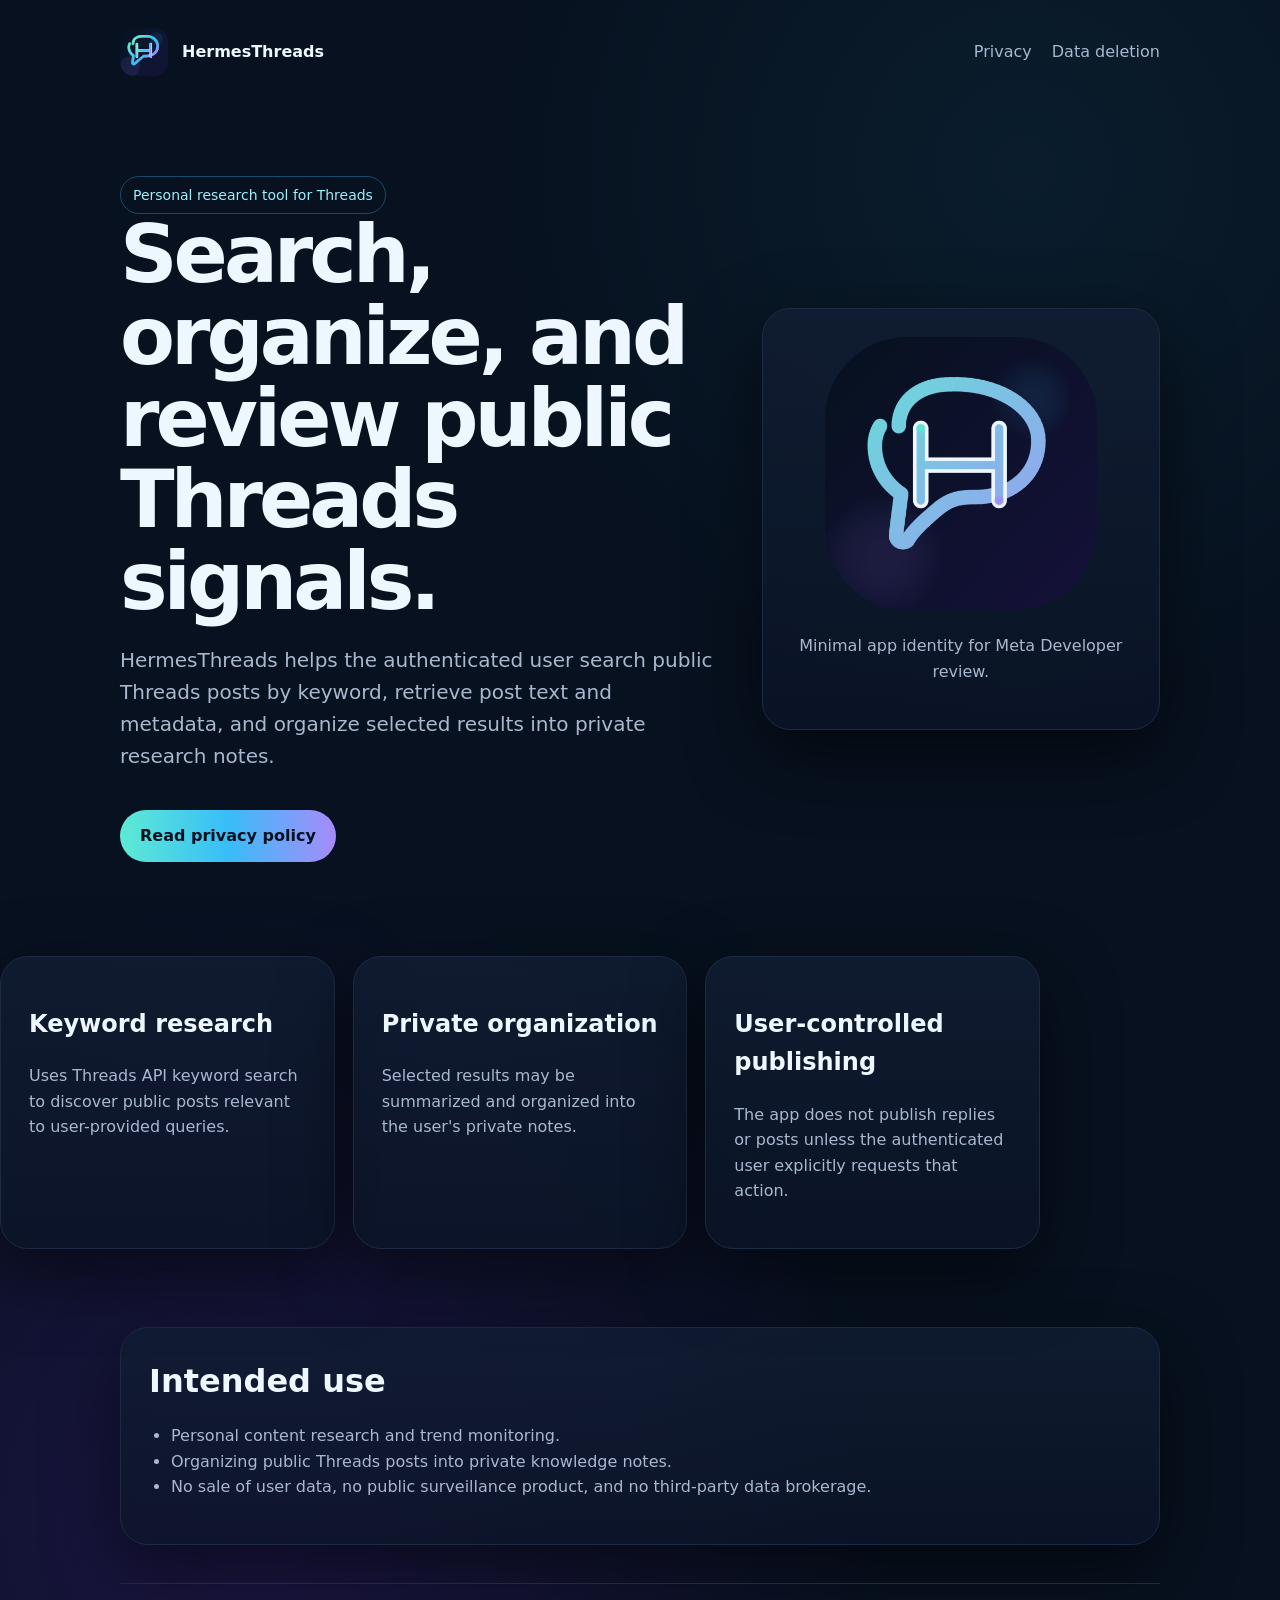
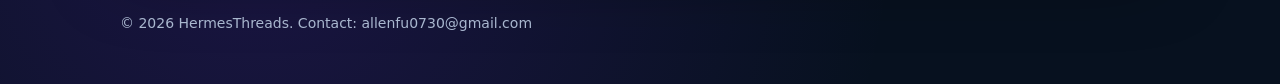
<file: index.html>
<!doctype html><html lang="en"><head><meta charset="utf-8"><meta name="viewport" content="width=device-width,initial-scale=1"><title>HermesThreads</title><meta name="description" content="Personal Threads content research and organization tool."><link rel="icon" href="assets/logo.svg"><link rel="stylesheet" href="styles.css"></head><body><header class="wrap"><a class="brand" href="index.html" style="color:inherit;text-decoration:none"><img src="assets/logo.svg" alt="HermesThreads logo"><span>HermesThreads</span></a><nav><a href="privacy.html">Privacy</a><a href="data-deletion.html">Data deletion</a></nav></header><main class="wrap hero"><section><span class="pill">Personal research tool for Threads</span><h1>Search, organize, and review public Threads signals.</h1><p class="lead">HermesThreads helps the authenticated user search public Threads posts by keyword, retrieve post text and metadata, and organize selected results into private research notes.</p><a class="btn" href="privacy.html">Read privacy policy</a></section><aside class="card logo-card"><img src="assets/logo-1024.png" alt="HermesThreads app icon"><p class="muted">Minimal app identity for Meta Developer review.</p></aside></main><section class="wrap grid"><div class="card"><h2>Keyword research</h2><p class="muted">Uses Threads API keyword search to discover public posts relevant to user-provided queries.</p></div><div class="card"><h2>Private organization</h2><p class="muted">Selected results may be summarized and organized into the user's private notes.</p></div><div class="card"><h2>User-controlled publishing</h2><p class="muted">The app does not publish replies or posts unless the authenticated user explicitly requests that action.</p></div></section><section class="wrap section"><div class="card"><h2>Intended use</h2><ul class="muted"><li>Personal content research and trend monitoring.</li><li>Organizing public Threads posts into private knowledge notes.</li><li>No sale of user data, no public surveillance product, and no third-party data brokerage.</li></ul></div></section><footer class="wrap footer">© 2026 HermesThreads. Contact: allenfu0730@gmail.com</footer></body></html>
</file>
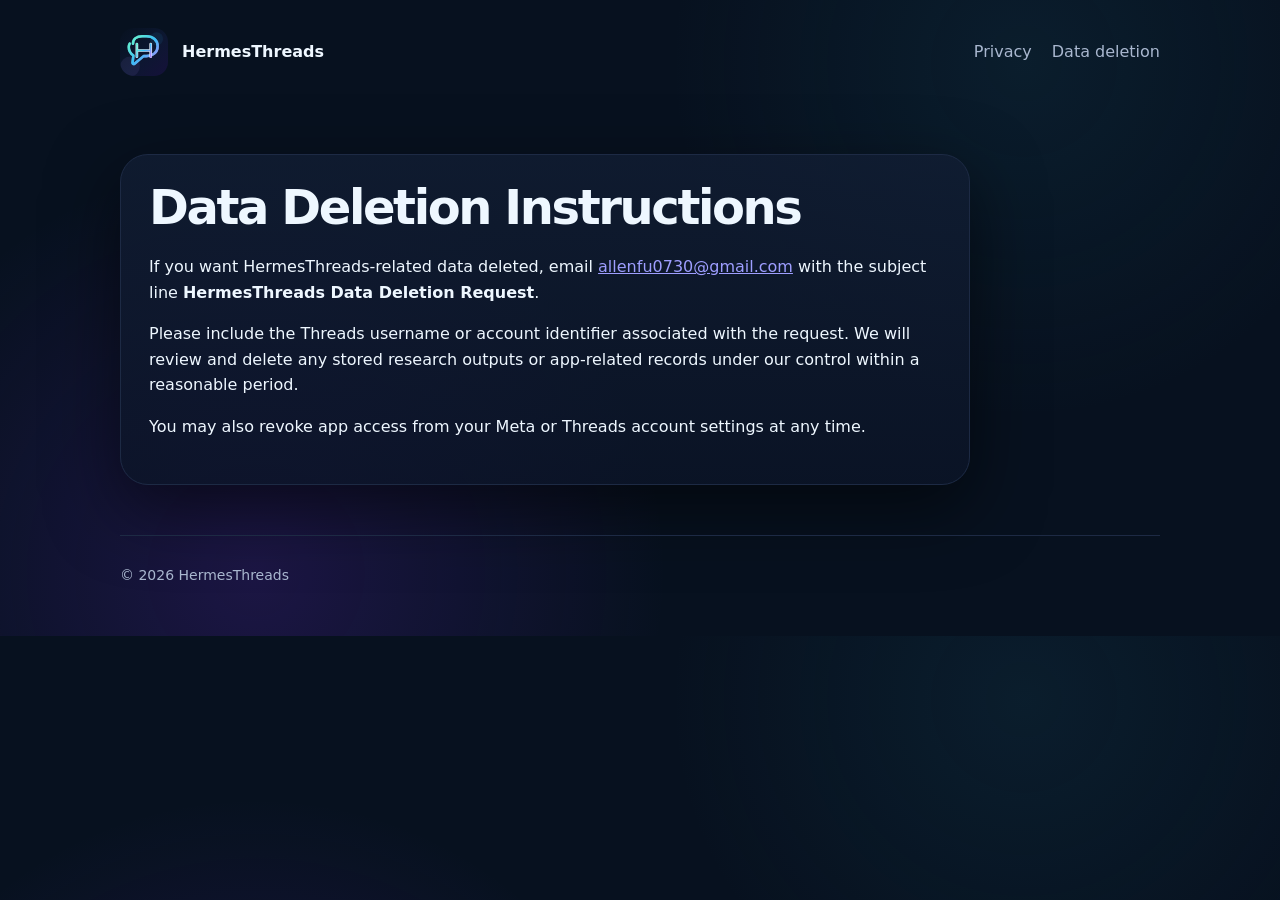
<file: data-deletion.html>
<!doctype html><html lang="en"><head><meta charset="utf-8"><meta name="viewport" content="width=device-width,initial-scale=1"><title>Data Deletion · HermesThreads</title><link rel="icon" href="assets/logo.svg"><link rel="stylesheet" href="styles.css"></head><body><header class="wrap"><a class="brand" href="index.html" style="color:inherit;text-decoration:none"><img src="assets/logo.svg" alt="HermesThreads logo"><span>HermesThreads</span></a><nav><a href="privacy.html">Privacy</a><a href="data-deletion.html">Data deletion</a></nav></header><main class="wrap page"><article class="card"><h1>Data Deletion Instructions</h1><p>If you want HermesThreads-related data deleted, email <a href="mailto:allenfu0730@gmail.com">allenfu0730@gmail.com</a> with the subject line <strong>HermesThreads Data Deletion Request</strong>.</p><p>Please include the Threads username or account identifier associated with the request. We will review and delete any stored research outputs or app-related records under our control within a reasonable period.</p><p>You may also revoke app access from your Meta or Threads account settings at any time.</p></article></main><footer class="wrap footer">© 2026 HermesThreads</footer></body></html>
</file>
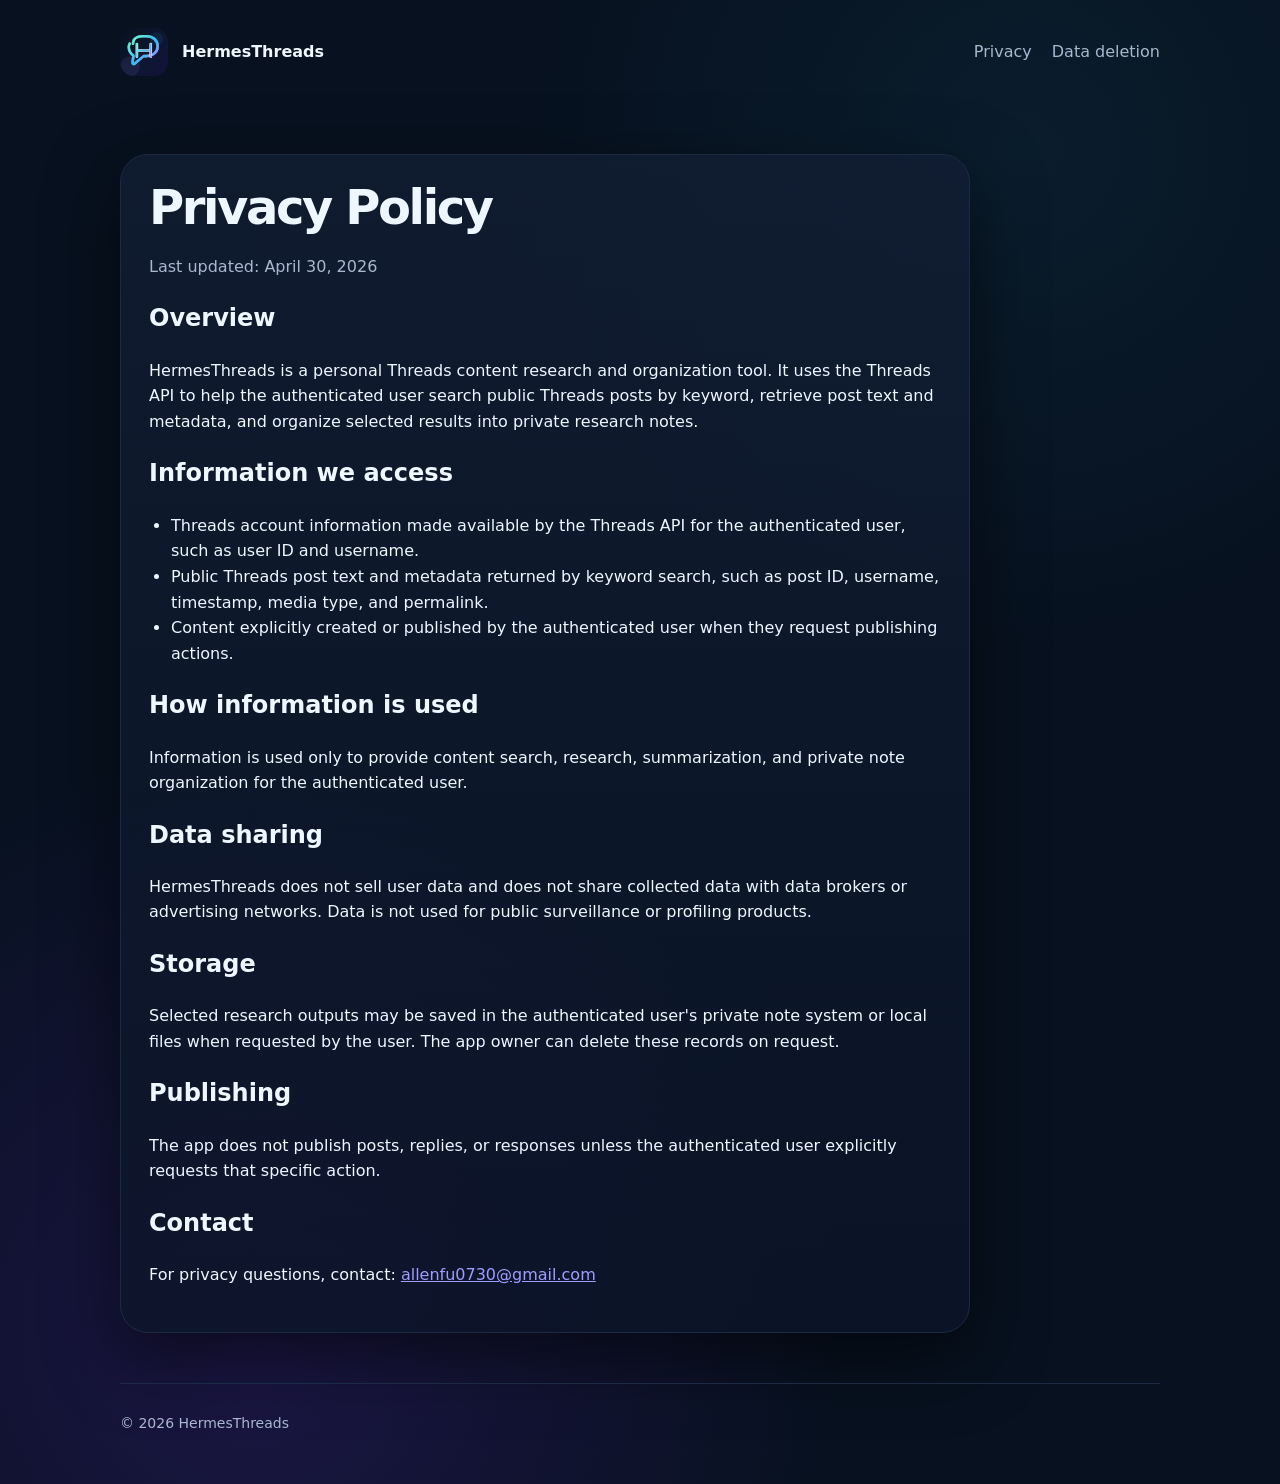
<file: privacy.html>
<!doctype html><html lang="en"><head><meta charset="utf-8"><meta name="viewport" content="width=device-width,initial-scale=1"><title>Privacy Policy · HermesThreads</title><link rel="icon" href="assets/logo.svg"><link rel="stylesheet" href="styles.css"></head><body><header class="wrap"><a class="brand" href="index.html" style="color:inherit;text-decoration:none"><img src="assets/logo.svg" alt="HermesThreads logo"><span>HermesThreads</span></a><nav><a href="privacy.html">Privacy</a><a href="data-deletion.html">Data deletion</a></nav></header><main class="wrap page"><article class="card"><h1>Privacy Policy</h1><p class="muted">Last updated: April 30, 2026</p><h2>Overview</h2><p>HermesThreads is a personal Threads content research and organization tool. It uses the Threads API to help the authenticated user search public Threads posts by keyword, retrieve post text and metadata, and organize selected results into private research notes.</p><h2>Information we access</h2><ul><li>Threads account information made available by the Threads API for the authenticated user, such as user ID and username.</li><li>Public Threads post text and metadata returned by keyword search, such as post ID, username, timestamp, media type, and permalink.</li><li>Content explicitly created or published by the authenticated user when they request publishing actions.</li></ul><h2>How information is used</h2><p>Information is used only to provide content search, research, summarization, and private note organization for the authenticated user.</p><h2>Data sharing</h2><p>HermesThreads does not sell user data and does not share collected data with data brokers or advertising networks. Data is not used for public surveillance or profiling products.</p><h2>Storage</h2><p>Selected research outputs may be saved in the authenticated user's private note system or local files when requested by the user. The app owner can delete these records on request.</p><h2>Publishing</h2><p>The app does not publish posts, replies, or responses unless the authenticated user explicitly requests that specific action.</p><h2>Contact</h2><p>For privacy questions, contact: <a href="mailto:allenfu0730@gmail.com">allenfu0730@gmail.com</a></p></article></main><footer class="wrap footer">© 2026 HermesThreads</footer></body></html>
</file>
<file: styles.css>
:root{color-scheme:dark;--bg:#07111f;--panel:#0d1729;--text:#eef7ff;--muted:#a9b7cf;--line:#1d2a44;--cyan:#5eead4;--blue:#38bdf8;--violet:#a78bfa}*{box-sizing:border-box}body{margin:0;font-family:Inter,ui-sans-serif,system-ui,-apple-system,BlinkMacSystemFont,"Segoe UI",sans-serif;background:radial-gradient(circle at 80% 10%,#164e6333,transparent 30%),radial-gradient(circle at 20% 90%,#6d28d933,transparent 35%),var(--bg);color:var(--text);line-height:1.6}.wrap{width:min(1040px,92vw);margin:0 auto}header{padding:28px 0;display:flex;align-items:center;justify-content:space-between}.brand{display:flex;align-items:center;gap:14px;font-weight:750}.brand img{width:48px;height:48px;border-radius:14px}nav a{color:var(--muted);text-decoration:none;margin-left:20px}.hero{padding:72px 0 54px;display:grid;grid-template-columns:1.2fr .8fr;gap:44px;align-items:center}h1{font-size:clamp(42px,7vw,80px);line-height:1.02;margin:0 0 22px;letter-spacing:-.05em}.lead{font-size:20px;color:var(--muted);max-width:680px}.card{background:linear-gradient(180deg,#111d33cc,#0b1427cc);border:1px solid var(--line);border-radius:28px;padding:28px;box-shadow:0 24px 70px #0008}.logo-card{text-align:center}.logo-card img{width:min(360px,80%);border-radius:82px}.grid{display:grid;grid-template-columns:repeat(3,1fr);gap:18px;margin:40px 0}.pill{display:inline-block;border:1px solid #38bdf855;color:#9eeffc;border-radius:999px;padding:7px 12px;font-size:14px}.section{padding:38px 0}.section h2{font-size:32px;margin:0 0 16px}.muted{color:var(--muted)}ul{padding-left:22px}.footer{border-top:1px solid var(--line);padding:28px 0 50px;color:var(--muted);font-size:14px}.btn{display:inline-block;background:linear-gradient(90deg,var(--cyan),var(--blue),var(--violet));color:#06111f;text-decoration:none;font-weight:800;border-radius:999px;padding:13px 20px;margin-top:18px}.page{padding:50px 0}.page h1{font-size:48px}.page .card{max-width:850px}@media(max-width:760px){.hero,.grid{grid-template-columns:1fr}nav{display:none}}
</file>
